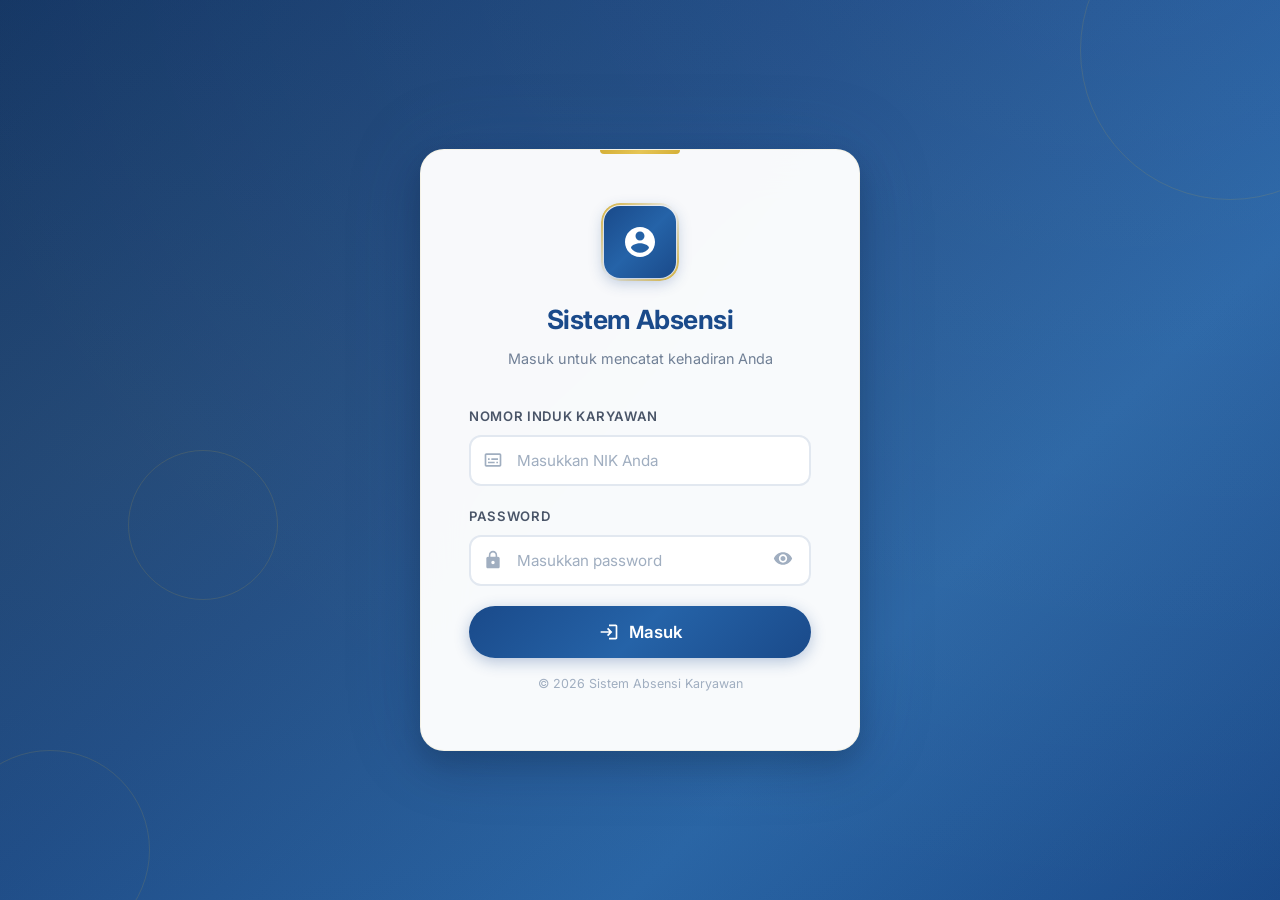
<file: index.html>
<!DOCTYPE html>
<html lang="id">
<head>
  <meta charset="UTF-8">
  <meta name="viewport" content="width=device-width, initial-scale=1.0, maximum-scale=1.0, user-scalable=no">
  <meta name="description" content="Sistem Absensi Karyawan - Login untuk mencatat kehadiran harian Anda">
  <meta name="theme-color" content="#1a4a8a">
  <title>Login - Sistem Absensi Karyawan</title>
  <link rel="stylesheet" href="css/style.css">
  <link rel="icon" type="image/svg+xml" href="data:image/svg+xml,%3Csvg xmlns='http://www.w3.org/2000/svg' viewBox='0 0 24 24' fill='%231a4a8a'%3E%3Cpath d='M12 2C6.48 2 2 6.48 2 12s4.48 10 10 10 10-4.48 10-10S17.52 2 12 2zm-2 15l-5-5 1.41-1.41L10 14.17l7.59-7.59L19 8l-9 9z'/%3E%3C/svg%3E">
</head>
<body>
  <div class="login-page" id="loginPage">
    <!-- Decorative Circles -->
    <div class="decor-circle"></div>
    <div class="decor-circle"></div>
    <div class="decor-circle"></div>

    <!-- Login Card -->
    <div class="login-card">
      <div class="login-header">
        <div class="login-logo">
          <svg viewBox="0 0 24 24">
            <path d="M12 2C6.48 2 2 6.48 2 12s4.48 10 10 10 10-4.48 10-10S17.52 2 12 2zm0 3c1.66 0 3 1.34 3 3s-1.34 3-3 3-3-1.34-3-3 1.34-3 3-3zm0 14.2c-2.5 0-4.71-1.28-6-3.22.03-1.99 4-3.08 6-3.08 1.99 0 5.97 1.09 6 3.08-1.29 1.94-3.5 3.22-6 3.22z"/>
          </svg>
        </div>
        <h1>Sistem Absensi</h1>
        <p>Masuk untuk mencatat kehadiran Anda</p>
      </div>

      <form id="loginForm" autocomplete="off">
        <div class="form-group">
          <label for="nikInput">Nomor Induk Karyawan</label>
          <div class="input-wrapper">
            <input 
              type="text" 
              id="nikInput" 
              class="form-input" 
              placeholder="Masukkan NIK Anda" 
              required 
              autocomplete="off"
              inputmode="numeric"
            >
            <svg class="input-icon" viewBox="0 0 24 24">
              <path d="M20 4H4c-1.1 0-2 .9-2 2v12c0 1.1.9 2 2 2h16c1.1 0 2-.9 2-2V6c0-1.1-.9-2-2-2zm0 14H4V6h16v12zM6 10h2v2H6v-2zm0 4h8v2H6v-2zm10 0h2v2h-2v-2zm-6-4h8v2h-8v-2z"/>
            </svg>
          </div>
        </div>

        <div class="form-group">
          <label for="passwordInput">Password</label>
          <div class="input-wrapper">
            <input 
              type="password" 
              id="passwordInput" 
              class="form-input" 
              placeholder="Masukkan password" 
              required 
              autocomplete="off"
            >
            <svg class="input-icon" viewBox="0 0 24 24">
              <path d="M18 8h-1V6c0-2.76-2.24-5-5-5S7 3.24 7 6v2H6c-1.1 0-2 .9-2 2v10c0 1.1.9 2 2 2h12c1.1 0 2-.9 2-2V10c0-1.1-.9-2-2-2zM12 17c-1.1 0-2-.9-2-2s.9-2 2-2 2 .9 2 2-.9 2-2 2zm3.1-9H8.9V6c0-1.71 1.39-3.1 3.1-3.1s3.1 1.39 3.1 3.1v2z"/>
            </svg>
            <button type="button" class="password-toggle" id="passwordToggle" aria-label="Toggle password visibility">
              <svg viewBox="0 0 24 24" id="eyeIcon">
                <path d="M12 4.5C7 4.5 2.73 7.61 1 12c1.73 4.39 6 7.5 11 7.5s9.27-3.11 11-7.5c-1.73-4.39-6-7.5-11-7.5zM12 17c-2.76 0-5-2.24-5-5s2.24-5 5-5 5 2.24 5 5-2.24 5-5 5zm0-8c-1.66 0-3 1.34-3 3s1.34 3 3 3 3-1.34 3-3-1.34-3-3-3z"/>
              </svg>
            </button>
          </div>
        </div>

        <button type="submit" class="btn btn-primary btn-lg" id="loginBtn">
          <svg viewBox="0 0 24 24">
            <path d="M11 7L9.6 8.4l2.6 2.6H2v2h10.2l-2.6 2.6L11 17l5-5-5-5zm9 12h-8v2h8c1.1 0 2-.9 2-2V5c0-1.1-.9-2-2-2h-8v2h8v14z"/>
          </svg>
          <span>Masuk</span>
        </button>
      </form>

      <p class="text-center mt-2" style="font-size: 0.78rem; color: var(--text-light);">
        &copy; 2026 Sistem Absensi Karyawan
      </p>
    </div>
  </div>

  <!-- Notification Container -->
  <div class="notification-container" id="notificationContainer"></div>

  <!-- Loading Overlay -->
  <div class="loading-overlay" id="loadingOverlay">
    <div class="loading-card">
      <div class="loading-spinner"></div>
      <p>Memproses login...</p>
      <p class="loading-sub">Mohon tunggu sebentar</p>
    </div>
  </div>

  <script src="js/api.js"></script>
  <script src="js/app.js"></script>
  <script>
    // Initialize login page
    document.addEventListener('DOMContentLoaded', () => {
      App.initLogin();
    });
  </script>
</body>
</html>
</file>
<file: css/style.css>
/* ========================================
   ABSENSI KARYAWAN - DESIGN SYSTEM
   Primary: #1a4a8a | Secondary: #d4af37
   ======================================== */

/* Google Fonts */
@import url('https://fonts.googleapis.com/css2?family=Inter:wght@300;400;500;600;700;800&display=swap');

/* CSS Variables */
:root {
  --primary: #1a4a8a;
  --primary-light: #2563a8;
  --primary-dark: #0f3366;
  --primary-gradient: linear-gradient(135deg, #1a4a8a 0%, #2563a8 50%, #1a4a8a 100%);
  --secondary: #d4af37;
  --secondary-light: #e6c555;
  --secondary-dark: #b8941f;
  --secondary-gradient: linear-gradient(135deg, #d4af37 0%, #e6c555 50%, #d4af37 100%);
  --bg-primary: #ffffff;
  --bg-secondary: #f0f4f8;
  --bg-tertiary: #e2e8f0;
  --text-primary: #1a202c;
  --text-secondary: #4a5568;
  --text-muted: #718096;
  --text-light: #a0aec0;
  --success: #38a169;
  --success-light: #c6f6d5;
  --danger: #e53e3e;
  --danger-light: #fed7d7;
  --warning: #d69e2e;
  --warning-light: #fefcbf;
  --info: #3182ce;
  --info-light: #bee3f8;
  --shadow-sm: 0 1px 3px rgba(0, 0, 0, 0.08), 0 1px 2px rgba(0, 0, 0, 0.06);
  --shadow-md: 0 4px 6px rgba(0, 0, 0, 0.07), 0 2px 4px rgba(0, 0, 0, 0.06);
  --shadow-lg: 0 10px 25px rgba(0, 0, 0, 0.1), 0 6px 10px rgba(0, 0, 0, 0.08);
  --shadow-xl: 0 20px 40px rgba(0, 0, 0, 0.12), 0 10px 20px rgba(0, 0, 0, 0.08);
  --shadow-gold: 0 4px 15px rgba(212, 175, 55, 0.3);
  --shadow-blue: 0 4px 15px rgba(26, 74, 138, 0.3);
  --radius-sm: 8px;
  --radius-md: 12px;
  --radius-lg: 16px;
  --radius-xl: 24px;
  --radius-full: 9999px;
  --transition: all 0.3s cubic-bezier(0.4, 0, 0.2, 1);
  --transition-fast: all 0.15s cubic-bezier(0.4, 0, 0.2, 1);
}

/* Reset & Base */
*,
*::before,
*::after {
  margin: 0;
  padding: 0;
  box-sizing: border-box;
}

html {
  font-size: 16px;
  scroll-behavior: smooth;
  -webkit-text-size-adjust: 100%;
}

body {
  font-family: 'Inter', -apple-system, BlinkMacSystemFont, 'Segoe UI', sans-serif;
  background: var(--bg-secondary);
  color: var(--text-primary);
  line-height: 1.6;
  min-height: 100vh;
  -webkit-font-smoothing: antialiased;
  -moz-osx-font-smoothing: grayscale;
}

/* ========================================
   LOGIN PAGE
   ======================================== */

.login-page {
  min-height: 100vh;
  display: flex;
  align-items: center;
  justify-content: center;
  background: linear-gradient(135deg, #0f3366 0%, #1a4a8a 40%, #2563a8 70%, #1a4a8a 100%);
  padding: 20px;
  position: relative;
  overflow: hidden;
}

.login-page::before {
  content: '';
  position: absolute;
  top: -50%;
  left: -50%;
  width: 200%;
  height: 200%;
  background: radial-gradient(ellipse at 30% 50%, rgba(212, 175, 55, 0.08) 0%, transparent 60%),
    radial-gradient(ellipse at 70% 20%, rgba(255, 255, 255, 0.05) 0%, transparent 50%);
  animation: bgFloat 20s ease-in-out infinite;
}

@keyframes bgFloat {

  0%,
  100% {
    transform: translate(0, 0) rotate(0deg);
  }

  25% {
    transform: translate(2%, -2%) rotate(1deg);
  }

  50% {
    transform: translate(-1%, 3%) rotate(-1deg);
  }

  75% {
    transform: translate(3%, 1%) rotate(0.5deg);
  }
}

/* Decorative Elements */
.login-page .decor-circle {
  position: absolute;
  border-radius: 50%;
  border: 1px solid rgba(212, 175, 55, 0.15);
  animation: pulse-ring 4s ease-in-out infinite;
}

.login-page .decor-circle:nth-child(1) {
  width: 300px;
  height: 300px;
  top: -100px;
  right: -100px;
  animation-delay: 0s;
}

.login-page .decor-circle:nth-child(2) {
  width: 200px;
  height: 200px;
  bottom: -50px;
  left: -50px;
  animation-delay: 1.5s;
}

.login-page .decor-circle:nth-child(3) {
  width: 150px;
  height: 150px;
  top: 50%;
  left: 10%;
  animation-delay: 3s;
}

@keyframes pulse-ring {

  0%,
  100% {
    transform: scale(1);
    opacity: 0.3;
  }

  50% {
    transform: scale(1.1);
    opacity: 0.6;
  }
}

/* Login Card */
.login-card {
  background: rgba(255, 255, 255, 0.97);
  backdrop-filter: blur(20px);
  border-radius: var(--radius-xl);
  padding: 48px 40px;
  width: 100%;
  max-width: 440px;
  box-shadow: var(--shadow-xl), 0 0 80px rgba(26, 74, 138, 0.15);
  position: relative;
  z-index: 10;
  animation: cardEntrance 0.8s cubic-bezier(0.16, 1, 0.3, 1);
  border: 1px solid rgba(212, 175, 55, 0.1);
}

@keyframes cardEntrance {
  from {
    opacity: 0;
    transform: translateY(30px) scale(0.95);
  }

  to {
    opacity: 1;
    transform: translateY(0) scale(1);
  }
}

.login-card::before {
  content: '';
  position: absolute;
  top: 0;
  left: 50%;
  transform: translateX(-50%);
  width: 80px;
  height: 4px;
  background: var(--secondary-gradient);
  border-radius: 0 0 4px 4px;
}

/* Login Header */
.login-header {
  text-align: center;
  margin-bottom: 36px;
}

.login-logo {
  width: 72px;
  height: 72px;
  background: var(--primary-gradient);
  border-radius: var(--radius-lg);
  display: flex;
  align-items: center;
  justify-content: center;
  margin: 0 auto 20px;
  box-shadow: var(--shadow-blue);
  position: relative;
}

.login-logo::after {
  content: '';
  position: absolute;
  inset: -3px;
  border-radius: calc(var(--radius-lg) + 3px);
  border: 2px solid transparent;
  background: linear-gradient(135deg, var(--secondary), transparent, var(--secondary)) border-box;
  -webkit-mask: linear-gradient(#fff 0 0) padding-box, linear-gradient(#fff 0 0);
  -webkit-mask-composite: xor;
  mask-composite: exclude;
}

.login-logo svg {
  width: 36px;
  height: 36px;
  fill: white;
}

.login-header h1 {
  font-size: 1.65rem;
  font-weight: 700;
  color: var(--primary);
  margin-bottom: 6px;
  letter-spacing: -0.02em;
}

.login-header p {
  color: var(--text-muted);
  font-size: 0.9rem;
  font-weight: 400;
}

/* Form Group */
.form-group {
  margin-bottom: 20px;
  position: relative;
}

.form-group label {
  display: block;
  font-size: 0.82rem;
  font-weight: 600;
  color: var(--text-secondary);
  margin-bottom: 8px;
  text-transform: uppercase;
  letter-spacing: 0.05em;
}

.input-wrapper {
  position: relative;
}

.input-wrapper .input-icon {
  position: absolute;
  left: 14px;
  top: 50%;
  transform: translateY(-50%);
  width: 20px;
  height: 20px;
  fill: var(--text-light);
  transition: var(--transition-fast);
  pointer-events: none;
}

.form-input {
  width: 100%;
  padding: 14px 16px 14px 46px;
  border: 2px solid var(--bg-tertiary);
  border-radius: var(--radius-md);
  font-size: 0.95rem;
  font-family: inherit;
  color: var(--text-primary);
  background: var(--bg-primary);
  transition: var(--transition);
  outline: none;
}

.form-input::placeholder {
  color: var(--text-light);
}

.form-input:focus {
  border-color: var(--primary);
  box-shadow: 0 0 0 4px rgba(26, 74, 138, 0.1);
}

.form-input:focus+.input-icon,
.form-input:focus~.input-icon {
  fill: var(--primary);
}

/* Password Toggle */
.password-toggle {
  position: absolute;
  right: 14px;
  top: 50%;
  transform: translateY(-50%);
  background: none;
  border: none;
  cursor: pointer;
  padding: 4px;
  color: var(--text-light);
  transition: var(--transition-fast);
}

.password-toggle:hover {
  color: var(--primary);
}

.password-toggle svg {
  width: 20px;
  height: 20px;
  fill: currentColor;
}

/* Buttons */
.btn {
  display: inline-flex;
  align-items: center;
  justify-content: center;
  gap: 10px;
  padding: 14px 28px;
  border: none;
  border-radius: var(--radius-full);
  font-size: 0.95rem;
  font-weight: 600;
  font-family: inherit;
  cursor: pointer;
  transition: var(--transition);
  text-decoration: none;
  position: relative;
  overflow: hidden;
}

.btn::after {
  content: '';
  position: absolute;
  inset: 0;
  background: linear-gradient(rgba(255, 255, 255, 0.2), transparent);
  opacity: 0;
  transition: var(--transition-fast);
}

.btn:hover::after {
  opacity: 1;
}

.btn:active {
  transform: scale(0.97);
}

.btn-primary {
  background: var(--primary-gradient);
  color: white;
  box-shadow: var(--shadow-blue);
  width: 100%;
}

.btn-primary:hover {
  box-shadow: 0 6px 20px rgba(26, 74, 138, 0.4);
  transform: translateY(-1px);
}

.btn-primary:active {
  transform: translateY(0) scale(0.98);
}

.btn-success {
  background: linear-gradient(135deg, var(--success) 0%, #48bb78 100%);
  color: white;
  box-shadow: 0 4px 15px rgba(56, 161, 105, 0.3);
}

.btn-success:hover {
  box-shadow: 0 6px 20px rgba(56, 161, 105, 0.4);
  transform: translateY(-1px);
}

.btn-danger {
  background: linear-gradient(135deg, var(--danger) 0%, #fc8181 100%);
  color: white;
  box-shadow: 0 4px 15px rgba(229, 62, 62, 0.3);
}

.btn-danger:hover {
  box-shadow: 0 6px 20px rgba(229, 62, 62, 0.4);
  transform: translateY(-1px);
}

.btn-secondary {
  background: var(--secondary-gradient);
  color: var(--primary-dark);
  box-shadow: var(--shadow-gold);
}

.btn-secondary:hover {
  box-shadow: 0 6px 20px rgba(212, 175, 55, 0.4);
  transform: translateY(-1px);
}

.btn-outline {
  background: transparent;
  border: 2px solid var(--bg-tertiary);
  color: var(--text-secondary);
}

.btn-outline:hover {
  border-color: var(--primary);
  color: var(--primary);
  background: rgba(26, 74, 138, 0.04);
}

.btn-green {
  background: linear-gradient(135deg, #2ecc71 0%, #27ae60 100%);
  color: white;
  box-shadow: 0 4px 15px rgba(46, 204, 113, 0.3);
}

.btn-green:hover {
  box-shadow: 0 6px 20px rgba(46, 204, 113, 0.4);
  transform: translateY(-1px);
}

.btn-red {
  background: linear-gradient(135deg, #e74c3c 0%, #c0392b 100%);
  color: white;
  box-shadow: 0 4px 15px rgba(231, 76, 60, 0.3);
}

.btn-red:hover {
  box-shadow: 0 6px 20px rgba(231, 76, 60, 0.4);
  transform: translateY(-1px);
}

.btn-lg {
  padding: 16px 32px;
  font-size: 1.05rem;
}

.btn-sm {
  padding: 10px 20px;
  font-size: 0.85rem;
}

.btn-icon {
  width: 44px;
  height: 44px;
  padding: 0;
  border-radius: var(--radius-md);
}

.btn[disabled] {
  opacity: 0.6;
  cursor: not-allowed;
  transform: none !important;
}

.btn svg {
  width: 20px;
  height: 20px;
  fill: currentColor;
  flex-shrink: 0;
}

/* ========================================
   DASHBOARD PAGE
   ======================================== */

.dashboard-page {
  min-height: 100vh;
  background: var(--bg-secondary);
}

/* Top Navigation */
.top-nav {
  background: var(--primary-gradient);
  padding: 0 24px;
  height: 64px;
  display: flex;
  align-items: center;
  justify-content: space-between;
  box-shadow: 0 2px 20px rgba(26, 74, 138, 0.3);
  position: sticky;
  top: 0;
  z-index: 100;
}

.nav-brand {
  display: flex;
  align-items: center;
  gap: 12px;
  color: white;
}

.nav-brand-icon {
  width: 36px;
  height: 36px;
  background: rgba(255, 255, 255, 0.15);
  border-radius: var(--radius-sm);
  display: flex;
  align-items: center;
  justify-content: center;
  backdrop-filter: blur(10px);
}

.nav-brand-icon svg {
  width: 20px;
  height: 20px;
  fill: var(--secondary);
}

.nav-brand h2 {
  font-size: 1.1rem;
  font-weight: 700;
  letter-spacing: -0.01em;
}

.nav-user {
  display: flex;
  align-items: center;
  gap: 16px;
}

.nav-user-info {
  text-align: right;
  display: none;
}

.nav-user-name {
  color: white;
  font-size: 0.85rem;
  font-weight: 600;
}

.nav-user-role {
  color: rgba(255, 255, 255, 0.65);
  font-size: 0.75rem;
}

.btn-logout {
  background: rgba(255, 255, 255, 0.12);
  color: white;
  border: 1px solid rgba(255, 255, 255, 0.2);
  padding: 8px 18px;
  border-radius: var(--radius-full);
  font-size: 0.82rem;
  font-weight: 500;
  cursor: pointer;
  transition: var(--transition);
  font-family: inherit;
  display: flex;
  align-items: center;
  gap: 6px;
}

.btn-logout:hover {
  background: rgba(255, 255, 255, 0.2);
  border-color: rgba(255, 255, 255, 0.35);
}

.btn-logout svg {
  width: 16px;
  height: 16px;
  fill: currentColor;
}

/* Main Content */
.main-content {
  max-width: 640px;
  margin: 0 auto;
  padding: 24px 16px 40px;
}

/* Welcome Card */
.welcome-card {
  background: white;
  border-radius: var(--radius-xl);
  padding: 28px 24px;
  box-shadow: var(--shadow-md);
  margin-bottom: 20px;
  position: relative;
  overflow: hidden;
  border: 1px solid rgba(26, 74, 138, 0.06);
}

.welcome-card::before {
  content: '';
  position: absolute;
  top: 0;
  left: 0;
  right: 0;
  height: 4px;
  background: var(--secondary-gradient);
}

.welcome-greeting {
  font-size: 0.85rem;
  color: var(--text-muted);
  margin-bottom: 4px;
}

.welcome-name {
  font-size: 1.5rem;
  font-weight: 700;
  color: var(--primary);
  margin-bottom: 4px;
  letter-spacing: -0.02em;
}

.welcome-role {
  font-size: 0.85rem;
  color: var(--text-muted);
  display: flex;
  align-items: center;
  gap: 6px;
}

.welcome-role .badge {
  background: var(--secondary-gradient);
  color: var(--primary-dark);
  padding: 3px 10px;
  border-radius: var(--radius-full);
  font-size: 0.72rem;
  font-weight: 600;
  text-transform: uppercase;
  letter-spacing: 0.04em;
}

/* Clock Card */
.clock-card {
  background: white;
  border-radius: var(--radius-xl);
  padding: 24px;
  box-shadow: var(--shadow-md);
  margin-bottom: 20px;
  text-align: center;
  border: 1px solid rgba(26, 74, 138, 0.06);
}

.clock-date {
  font-size: 0.9rem;
  color: var(--text-secondary);
  font-weight: 500;
  margin-bottom: 8px;
}

.clock-time {
  font-size: 3rem;
  font-weight: 800;
  color: var(--primary);
  letter-spacing: -0.03em;
  font-variant-numeric: tabular-nums;
  line-height: 1.1;
}

.clock-seconds {
  font-size: 1.4rem;
  color: var(--secondary);
  font-weight: 700;
}

/* Status Card */
.status-card {
  background: white;
  border-radius: var(--radius-xl);
  padding: 24px;
  box-shadow: var(--shadow-md);
  margin-bottom: 20px;
  border: 1px solid rgba(26, 74, 138, 0.06);
}

.status-card h3 {
  font-size: 0.82rem;
  text-transform: uppercase;
  letter-spacing: 0.06em;
  color: var(--text-muted);
  margin-bottom: 16px;
  font-weight: 600;
}

.status-items {
  display: grid;
  grid-template-columns: 1fr 1fr;
  gap: 12px;
}

.status-item {
  background: var(--bg-secondary);
  border-radius: var(--radius-md);
  padding: 16px;
  text-align: center;
  transition: var(--transition);
  border: 2px solid transparent;
}

.status-item.active {
  border-color: var(--success);
  background: var(--success-light);
}

.status-item.pending {
  border-color: var(--warning);
  background: var(--warning-light);
}

.status-item.inactive {
  border-color: var(--bg-tertiary);
}

.status-item-label {
  font-size: 0.78rem;
  color: var(--text-muted);
  text-transform: uppercase;
  letter-spacing: 0.04em;
  font-weight: 600;
  margin-bottom: 6px;
}

.status-item-value {
  font-size: 0.9rem;
  font-weight: 600;
  color: var(--text-primary);
}

.status-item.active .status-item-value {
  color: var(--success);
}

.status-item.pending .status-item-value {
  color: var(--warning);
}

/* Action Buttons */
.action-card {
  background: white;
  border-radius: var(--radius-xl);
  padding: 24px;
  box-shadow: var(--shadow-md);
  margin-bottom: 20px;
  border: 1px solid rgba(26, 74, 138, 0.06);
}

.action-card h3 {
  font-size: 0.82rem;
  text-transform: uppercase;
  letter-spacing: 0.06em;
  color: var(--text-muted);
  margin-bottom: 16px;
  font-weight: 600;
}

.action-buttons {
  display: grid;
  grid-template-columns: 1fr 1fr;
  gap: 12px;
}

.action-btn {
  display: flex;
  flex-direction: column;
  align-items: center;
  justify-content: center;
  gap: 10px;
  padding: 24px 16px;
  border: 2px solid var(--bg-tertiary);
  border-radius: var(--radius-lg);
  background: white;
  cursor: pointer;
  transition: var(--transition);
  text-decoration: none;
  font-family: inherit;
}

.action-btn:hover:not([disabled]) {
  transform: translateY(-2px);
  box-shadow: var(--shadow-lg);
}

.action-btn:active:not([disabled]) {
  transform: translateY(0);
}

.action-btn[disabled] {
  opacity: 0.5;
  cursor: not-allowed;
}

.action-btn-masuk {
  border-color: rgba(56, 161, 105, 0.3);
}

.action-btn-masuk:hover:not([disabled]) {
  border-color: var(--success);
  background: var(--success-light);
}

.action-btn-keluar {
  border-color: rgba(229, 62, 62, 0.3);
}

.action-btn-keluar:hover:not([disabled]) {
  border-color: var(--danger);
  background: var(--danger-light);
}

.action-btn .action-icon {
  width: 48px;
  height: 48px;
  border-radius: var(--radius-md);
  display: flex;
  align-items: center;
  justify-content: center;
}

.action-btn-masuk .action-icon {
  background: linear-gradient(135deg, var(--success) 0%, #48bb78 100%);
  box-shadow: 0 4px 12px rgba(56, 161, 105, 0.3);
}

.action-btn-keluar .action-icon {
  background: linear-gradient(135deg, var(--danger) 0%, #fc8181 100%);
  box-shadow: 0 4px 12px rgba(229, 62, 62, 0.3);
}

.action-btn .action-icon svg {
  width: 24px;
  height: 24px;
  fill: white;
}

.action-btn span {
  font-size: 0.88rem;
  font-weight: 600;
  color: var(--text-primary);
}

.action-btn[disabled] span {
  color: var(--text-light);
}

/* ========================================
   CAMERA MODAL
   ======================================== */

.modal-overlay {
  position: fixed;
  inset: 0;
  background: rgba(0, 0, 0, 0.6);
  backdrop-filter: blur(4px);
  z-index: 1000;
  display: none;
  align-items: center;
  justify-content: center;
  padding: 16px;
  animation: fadeIn 0.3s ease;
}

.modal-overlay.active {
  display: flex;
}

@keyframes fadeIn {
  from {
    opacity: 0;
  }

  to {
    opacity: 1;
  }
}

.modal {
  background: white;
  border-radius: var(--radius-xl);
  width: 100%;
  max-width: 500px;
  max-height: 90vh;
  overflow-y: auto;
  box-shadow: var(--shadow-xl);
  animation: modalSlideUp 0.4s cubic-bezier(0.16, 1, 0.3, 1);
}

@keyframes modalSlideUp {
  from {
    opacity: 0;
    transform: translateY(40px) scale(0.95);
  }

  to {
    opacity: 1;
    transform: translateY(0) scale(1);
  }
}

.modal-header {
  padding: 20px 24px;
  border-bottom: 1px solid var(--bg-tertiary);
  display: flex;
  align-items: center;
  justify-content: space-between;
}

.modal-header h3 {
  font-size: 1.1rem;
  font-weight: 700;
  color: var(--primary);
}

.modal-close {
  width: 36px;
  height: 36px;
  border-radius: var(--radius-sm);
  border: none;
  background: var(--bg-secondary);
  cursor: pointer;
  display: flex;
  align-items: center;
  justify-content: center;
  transition: var(--transition-fast);
  color: var(--text-muted);
}

.modal-close:hover {
  background: var(--danger-light);
  color: var(--danger);
}

.modal-close svg {
  width: 18px;
  height: 18px;
  fill: currentColor;
}

.modal-body {
  padding: 24px;
}

.modal-footer {
  padding: 16px 24px 24px;
  display: flex;
  gap: 12px;
}

.modal-footer .btn {
  flex: 1;
}

/* Camera Section */
.camera-section {
  margin-bottom: 20px;
}

.camera-container {
  position: relative;
  width: 100%;
  aspect-ratio: 4/3;
  background: #000;
  border-radius: var(--radius-md);
  overflow: hidden;
  margin-bottom: 12px;
}

.camera-container video {
  width: 100%;
  height: 100%;
  object-fit: cover;
  transform: scaleX(-1);
}

.camera-container canvas {
  display: none;
}

.camera-container .camera-placeholder {
  position: absolute;
  inset: 0;
  display: flex;
  flex-direction: column;
  align-items: center;
  justify-content: center;
  color: rgba(255, 255, 255, 0.5);
  gap: 8px;
}

.camera-container .camera-placeholder svg {
  width: 48px;
  height: 48px;
  fill: currentColor;
}

.camera-container .camera-placeholder span {
  font-size: 0.85rem;
}

/* Photo Preview */
.photo-preview {
  position: relative;
  width: 100%;
  aspect-ratio: 4/3;
  background: #000;
  border-radius: var(--radius-md);
  overflow: hidden;
  margin-bottom: 12px;
  display: none;
}

.photo-preview img {
  width: 100%;
  height: 100%;
  object-fit: cover;
}

.photo-preview .retake-btn {
  position: absolute;
  bottom: 12px;
  right: 12px;
  background: rgba(0, 0, 0, 0.7);
  color: white;
  border: none;
  padding: 8px 16px;
  border-radius: var(--radius-full);
  font-size: 0.82rem;
  font-weight: 500;
  cursor: pointer;
  transition: var(--transition-fast);
  font-family: inherit;
  backdrop-filter: blur(10px);
}

.photo-preview .retake-btn:hover {
  background: rgba(0, 0, 0, 0.85);
}

.camera-actions {
  display: flex;
  justify-content: center;
}

.capture-btn {
  width: 64px;
  height: 64px;
  border-radius: 50%;
  border: 4px solid var(--primary);
  background: white;
  cursor: pointer;
  position: relative;
  transition: var(--transition);
}

.capture-btn::after {
  content: '';
  position: absolute;
  inset: 6px;
  border-radius: 50%;
  background: var(--primary-gradient);
  transition: var(--transition-fast);
}

.capture-btn:hover {
  border-color: var(--secondary);
  transform: scale(1.05);
}

.capture-btn:hover::after {
  background: var(--secondary-gradient);
}

.capture-btn:active {
  transform: scale(0.95);
}

/* Location Info */
.location-info {
  background: var(--bg-secondary);
  border-radius: var(--radius-md);
  padding: 14px 16px;
  margin-bottom: 16px;
  display: flex;
  align-items: center;
  gap: 12px;
}

.location-info svg {
  width: 20px;
  height: 20px;
  fill: var(--success);
  flex-shrink: 0;
}

.location-info .location-text {
  font-size: 0.82rem;
  color: var(--text-secondary);
}

.location-info .location-text strong {
  display: block;
  color: var(--text-primary);
  font-size: 0.85rem;
  margin-bottom: 2px;
}

.location-info.error svg {
  fill: var(--danger);
}

.location-info.loading svg {
  fill: var(--warning);
  animation: spin 1s linear infinite;
}

@keyframes spin {
  from {
    transform: rotate(0deg);
  }

  to {
    transform: rotate(360deg);
  }
}

/* ========================================
   NOTIFICATIONS
   ======================================== */

.notification-container {
  position: fixed;
  top: 80px;
  right: 20px;
  z-index: 2000;
  display: flex;
  flex-direction: column;
  gap: 8px;
  max-width: 380px;
  width: calc(100% - 40px);
}

.notification {
  background: white;
  border-radius: var(--radius-md);
  padding: 16px 20px;
  box-shadow: var(--shadow-lg);
  display: flex;
  align-items: flex-start;
  gap: 12px;
  animation: notifSlideIn 0.4s cubic-bezier(0.16, 1, 0.3, 1);
  border-left: 4px solid;
  position: relative;
  overflow: hidden;
}

@keyframes notifSlideIn {
  from {
    opacity: 0;
    transform: translateX(100%);
  }

  to {
    opacity: 1;
    transform: translateX(0);
  }
}

.notification.hide {
  animation: notifSlideOut 0.3s ease forwards;
}

@keyframes notifSlideOut {
  to {
    opacity: 0;
    transform: translateX(100%);
  }
}

.notification.success {
  border-left-color: var(--success);
}

.notification.error {
  border-left-color: var(--danger);
}

.notification.warning {
  border-left-color: var(--warning);
}

.notification.info {
  border-left-color: var(--info);
}

.notification-icon {
  width: 24px;
  height: 24px;
  border-radius: 50%;
  display: flex;
  align-items: center;
  justify-content: center;
  flex-shrink: 0;
}

.notification.success .notification-icon {
  background: var(--success-light);
  color: var(--success);
}

.notification.error .notification-icon {
  background: var(--danger-light);
  color: var(--danger);
}

.stat-purple .stat-icon {
  background: #f3e8ff;
  color: #7e22ce;
}

.notification.warning .notification-icon {
  background: var(--warning-light);
  color: var(--warning);
}

.notification.info .notification-icon {
  background: var(--info-light);
  color: var(--info);
}

.notification-icon svg {
  width: 14px;
  height: 14px;
  fill: currentColor;
}

.notification-content {
  flex: 1;
}

.notification-title {
  font-size: 0.88rem;
  font-weight: 600;
  color: var(--text-primary);
  margin-bottom: 2px;
}

.notification-message {
  font-size: 0.82rem;
  color: var(--text-muted);
  line-height: 1.4;
}

.notification-close {
  background: none;
  border: none;
  cursor: pointer;
  color: var(--text-light);
  padding: 2px;
  transition: var(--transition-fast);
  flex-shrink: 0;
}

.notification-close:hover {
  color: var(--text-primary);
}

.notification-close svg {
  width: 16px;
  height: 16px;
  fill: currentColor;
}

.notification-progress {
  position: absolute;
  bottom: 0;
  left: 0;
  height: 3px;
  border-radius: 0 3px 0 0;
  animation: notifProgress 4s linear forwards;
}

.notification.success .notification-progress {
  background: var(--success);
}

.notification.error .notification-progress {
  background: var(--danger);
}

.notification.warning .notification-progress {
  background: var(--warning);
}

.notification.info .notification-progress {
  background: var(--info);
}

@keyframes notifProgress {
  from {
    width: 100%;
  }

  to {
    width: 0%;
  }
}

/* ========================================
   LOADING OVERLAY
   ======================================== */

.loading-overlay {
  position: fixed;
  inset: 0;
  background: rgba(0, 0, 0, 0.5);
  backdrop-filter: blur(4px);
  z-index: 3000;
  display: none;
  align-items: center;
  justify-content: center;
}

.loading-overlay.active {
  display: flex;
}

.loading-card {
  background: white;
  border-radius: var(--radius-xl);
  padding: 40px 48px;
  text-align: center;
  box-shadow: var(--shadow-xl);
  animation: modalSlideUp 0.4s cubic-bezier(0.16, 1, 0.3, 1);
}

.loading-spinner {
  width: 56px;
  height: 56px;
  border: 4px solid var(--bg-tertiary);
  border-top-color: var(--primary);
  border-right-color: var(--secondary);
  border-radius: 50%;
  animation: spin 0.8s linear infinite;
  margin: 0 auto 16px;
}

.loading-card p {
  font-size: 0.95rem;
  color: var(--text-secondary);
  font-weight: 500;
}

.loading-card .loading-sub {
  font-size: 0.82rem;
  color: var(--text-muted);
  margin-top: 4px;
}

/* ========================================
   RESPONSIVE
   ======================================== */

@media (min-width: 480px) {
  .nav-user-info {
    display: block;
  }
}

@media (min-width: 640px) {
  .login-card {
    padding: 56px 48px;
  }

  .main-content {
    padding: 32px 24px 48px;
  }
}

@media (max-width: 380px) {
  .login-card {
    padding: 36px 24px;
  }

  .clock-time {
    font-size: 2.4rem;
  }

  .action-buttons {
    grid-template-columns: 1fr;
  }

  .status-items {
    grid-template-columns: 1fr;
  }
}

/* ========================================
   UTILITIES
   ======================================== */

.text-center {
  text-align: center;
}

.text-left {
  text-align: left;
}

.text-right {
  text-align: right;
}

.mt-1 {
  margin-top: 8px;
}

.mt-2 {
  margin-top: 16px;
}

.mt-3 {
  margin-top: 24px;
}

.mb-1 {
  margin-bottom: 8px;
}

.mb-2 {
  margin-bottom: 16px;
}

.mb-3 {
  margin-bottom: 24px;
}

.hidden {
  display: none !important;
}

.visible {
  display: block !important;
}

/* ========================================
   ADMIN PANEL
   ======================================== */

.admin-page {
  display: flex;
  min-height: 100vh;
  background: var(--bg-secondary);
}

/* Sidebar */
.admin-sidebar {
  width: 260px;
  background: var(--primary-dark);
  color: white;
  display: flex;
  flex-direction: column;
  position: fixed;
  top: 0;
  left: 0;
  bottom: 0;
  z-index: 200;
  transition: transform 0.3s cubic-bezier(0.4, 0, 0.2, 1);
}

.sidebar-header {
  padding: 24px 20px;
  display: flex;
  align-items: center;
  gap: 14px;
  border-bottom: 1px solid rgba(255, 255, 255, 0.08);
}

.sidebar-logo {
  width: 42px;
  height: 42px;
  background: var(--secondary-gradient);
  border-radius: var(--radius-md);
  display: flex;
  align-items: center;
  justify-content: center;
  flex-shrink: 0;
}

.sidebar-logo svg {
  width: 22px;
  height: 22px;
  fill: var(--primary-dark);
}

.sidebar-brand h2 {
  font-size: 1.05rem;
  font-weight: 700;
  letter-spacing: -0.01em;
}

.sidebar-brand span {
  font-size: 0.72rem;
  color: rgba(255, 255, 255, 0.5);
  text-transform: uppercase;
  letter-spacing: 0.06em;
}

.sidebar-nav {
  flex: 1;
  padding: 16px 12px;
  display: flex;
  flex-direction: column;
  gap: 4px;
}

.sidebar-link {
  display: flex;
  align-items: center;
  gap: 12px;
  padding: 12px 16px;
  border-radius: var(--radius-md);
  color: rgba(255, 255, 255, 0.65);
  font-size: 0.88rem;
  font-weight: 500;
  cursor: pointer;
  transition: var(--transition-fast);
  border: none;
  background: none;
  width: 100%;
  text-align: left;
  font-family: inherit;
}

.sidebar-link svg {
  width: 20px;
  height: 20px;
  fill: currentColor;
  flex-shrink: 0;
}

.sidebar-link:hover {
  background: rgba(255, 255, 255, 0.08);
  color: white;
}

.sidebar-link.active {
  background: rgba(212, 175, 55, 0.15);
  color: var(--secondary);
}

.sidebar-footer {
  padding: 12px;
  border-top: 1px solid rgba(255, 255, 255, 0.08);
}

.sidebar-footer .sidebar-link {
  color: rgba(255, 255, 255, 0.45);
}

.sidebar-footer .sidebar-link:hover {
  color: var(--danger-light);
  background: rgba(229, 62, 62, 0.1);
}

/* Mobile Topbar */
.admin-topbar {
  display: none;
  position: fixed;
  top: 0;
  left: 0;
  right: 0;
  height: 60px;
  background: var(--primary-gradient);
  z-index: 150;
  align-items: center;
  padding: 0 16px;
  gap: 12px;
  box-shadow: 0 2px 12px rgba(26, 74, 138, 0.3);
}

.admin-topbar h2 {
  flex: 1;
  font-size: 1rem;
  font-weight: 700;
  color: white;
}

.topbar-toggle {
  width: 40px;
  height: 40px;
  background: rgba(255, 255, 255, 0.12);
  border: none;
  border-radius: var(--radius-sm);
  cursor: pointer;
  display: flex;
  align-items: center;
  justify-content: center;
  color: white;
}

.topbar-toggle svg {
  width: 22px;
  height: 22px;
  fill: currentColor;
}

.topbar-user {
  color: rgba(255, 255, 255, 0.8);
  font-size: 0.82rem;
  font-weight: 500;
}

.sidebar-overlay {
  display: none;
  position: fixed;
  inset: 0;
  background: rgba(0, 0, 0, 0.5);
  z-index: 190;
}

.sidebar-overlay.active {
  display: block;
}

/* Admin Main Content */
.admin-main {
  flex: 1;
  margin-left: 260px;
  padding: 32px;
  min-height: 100vh;
}

.admin-content {
  display: none;
  animation: fadeIn 0.3s ease;
}

.admin-content.active {
  display: block;
}

/* Page Header */
.page-header {
  margin-bottom: 28px;
}

.page-header h1 {
  font-size: 1.6rem;
  font-weight: 800;
  color: var(--primary);
  letter-spacing: -0.02em;
  margin-bottom: 4px;
}

.page-header p {
  color: var(--text-muted);
  font-size: 0.88rem;
}

/* Page Actions */
.page-actions {
  display: flex;
  gap: 10px;
  margin-bottom: 20px;
  flex-wrap: wrap;
}

/* Stat Grid */
.stat-grid {
  display: grid;
  grid-template-columns: repeat(4, 1fr);
  gap: 16px;
  margin-bottom: 24px;
}

.stat-card {
  background: white;
  border-radius: var(--radius-lg);
  padding: 22px;
  display: flex;
  align-items: center;
  gap: 16px;
  box-shadow: var(--shadow-sm);
  border: 1px solid rgba(0, 0, 0, 0.04);
  transition: var(--transition);
}

.stat-card:hover {
  transform: translateY(-2px);
  box-shadow: var(--shadow-md);
}

.stat-icon {
  width: 48px;
  height: 48px;
  border-radius: var(--radius-md);
  display: flex;
  align-items: center;
  justify-content: center;
  flex-shrink: 0;
}

.stat-icon svg {
  width: 24px;
  height: 24px;
  fill: white;
}

.stat-blue .stat-icon {
  background: linear-gradient(135deg, #3182ce, #63b3ed);
}

.stat-green .stat-icon {
  background: linear-gradient(135deg, #38a169, #68d391);
}

.stat-orange .stat-icon {
  background: linear-gradient(135deg, #d69e2e, #f6e05e);
}

.stat-red .stat-icon {
  background: linear-gradient(135deg, #e53e3e, #fc8181);
}

.stat-info {
  display: flex;
  flex-direction: column;
}

.stat-value {
  font-size: 1.65rem;
  font-weight: 800;
  color: var(--text-primary);
  line-height: 1.1;
  letter-spacing: -0.02em;
}

.stat-label {
  font-size: 0.78rem;
  color: var(--text-muted);
  font-weight: 500;
  margin-top: 4px;
}

/* Admin Cards */
.admin-card {
  background: white;
  border-radius: var(--radius-lg);
  box-shadow: var(--shadow-sm);
  border: 1px solid rgba(0, 0, 0, 0.04);
  overflow: hidden;
}

.card-header {
  padding: 18px 24px;
  border-bottom: 1px solid var(--bg-tertiary);
  display: flex;
  align-items: center;
  justify-content: space-between;
}

.card-header h3 {
  font-size: 1rem;
  font-weight: 700;
  color: var(--text-primary);
}

.record-count {
  font-size: 0.82rem;
  color: var(--text-muted);
  background: var(--bg-secondary);
  padding: 4px 12px;
  border-radius: var(--radius-full);
  font-weight: 500;
}

.card-body {
  padding: 0;
}

/* Tables */
.table-responsive {
  overflow-x: auto;
}

.admin-table {
  width: 100%;
  border-collapse: collapse;
  font-size: 0.88rem;
}

.admin-table thead th {
  padding: 14px 18px;
  text-align: left;
  font-size: 0.75rem;
  font-weight: 700;
  text-transform: uppercase;
  letter-spacing: 0.06em;
  color: var(--text-muted);
  background: var(--bg-secondary);
  border-bottom: 2px solid var(--bg-tertiary);
  white-space: nowrap;
}

.admin-table tbody td {
  padding: 14px 18px;
  border-bottom: 1px solid var(--bg-secondary);
  color: var(--text-secondary);
  vertical-align: middle;
}

.admin-table tbody tr:hover {
  background: rgba(26, 74, 138, 0.02);
}

.admin-table tbody tr:last-child td {
  border-bottom: none;
}

.table-empty {
  text-align: center !important;
  color: var(--text-light) !important;
  padding: 40px 18px !important;
  font-style: italic;
}

/* Table Badges */
.table-badge {
  display: inline-block;
  padding: 4px 12px;
  border-radius: var(--radius-full);
  font-size: 0.75rem;
  font-weight: 600;
  text-transform: capitalize;
}

.table-img-mini {
  width: 36px;
  height: 36px;
  border-radius: 50%;
  object-fit: cover;
  border: 2px solid white;
  box-shadow: 0 2px 5px rgba(0,0,0,0.1);
  background: var(--bg-tertiary);
}

.table-img-mini-empty {
  width: 36px;
  height: 36px;
  border-radius: 50%;
  background: var(--primary-light);
  color: var(--primary);
  display: flex;
  align-items: center;
  justify-content: center;
  font-weight: 700;
  font-size: 0.9rem;
  border: 2px solid white;
  box-shadow: 0 2px 5px rgba(0,0,0,0.1);
}

.badge-success {
  background: var(--success-light);
  color: var(--success);
}

.badge-danger {
  background: var(--danger-light);
  color: var(--danger);
}

.badge-warning {
  background: var(--warning-light);
  color: var(--warning);
}

.badge-info {
  background: var(--info-light);
  color: var(--info);
}

/* Table Action Buttons */
.table-actions {
  display: flex;
  gap: 6px;
}

.btn-table {
  width: 34px;
  height: 34px;
  border-radius: var(--radius-sm);
  border: none;
  cursor: pointer;
  display: flex;
  align-items: center;
  justify-content: center;
  transition: var(--transition-fast);
}

.btn-table svg {
  width: 16px;
  height: 16px;
  fill: currentColor;
}

.btn-table-edit {
  background: var(--info-light);
  color: var(--info);
}

.btn-table-edit:hover {
  background: var(--info);
  color: white;
}

.btn-table-delete {
  background: var(--danger-light);
  color: var(--danger);
}

.btn-table-delete:hover {
  background: var(--danger);
  color: white;
}

.btn-table-view {
  background: var(--success-light);
  color: var(--success);
}

.btn-table-view:hover {
  background: var(--success);
  color: white;
}

.btn-table-id {
  background: rgba(168, 85, 247, 0.1);
  color: rgb(168, 85, 247);
}

.btn-table-id:hover {
  background: rgb(168, 85, 247);
  color: white;
}

/* Filter Row */
.filter-row {
  display: flex;
  gap: 16px;
  flex-wrap: wrap;
  align-items: flex-end;
  padding: 4px 0;
}

.filter-group {
  display: flex;
  flex-direction: column;
  gap: 6px;
  flex: 1;
  min-width: 160px;
}

.filter-group label {
  font-size: 0.78rem;
  font-weight: 600;
  color: var(--text-muted);
  text-transform: uppercase;
  letter-spacing: 0.04em;
}

.filter-input {
  padding: 10px 14px !important;
  font-size: 0.88rem !important;
}

.filter-actions {
  flex-direction: row !important;
  align-items: flex-end;
  gap: 8px;
  min-width: auto;
}

/* Admin Responsive */
@media (max-width: 1024px) {
  .stat-grid {
    grid-template-columns: repeat(2, 1fr);
  }
}

@media (max-width: 768px) {
  .admin-sidebar {
    transform: translateX(-100%);
  }

  .admin-sidebar.open {
    transform: translateX(0);
  }

  .admin-topbar {
    display: flex;
  }

  .admin-main {
    margin-left: 0;
    padding: 76px 16px 32px;
  }

  .stat-grid {
    grid-template-columns: 1fr 1fr;
    gap: 12px;
  }

  .stat-card {
    padding: 16px;
  }

  .stat-value {
    font-size: 1.3rem;
  }

  .page-header h1 {
    font-size: 1.3rem;
  }

  .filter-row {
    flex-direction: column;
  }

  .filter-group {
    width: 100%;
  }

  .admin-table {
    font-size: 0.82rem;
  }

  .admin-table thead th,
  .admin-table tbody td {
    padding: 10px 12px;
  }
}

@media (max-width: 480px) {
  .stat-grid {
    grid-template-columns: 1fr;
  }

  .page-actions {
    flex-direction: column;
  }

  .page-actions .btn {
    width: 100%;
  }
}

/* Scrollbar */
::-webkit-scrollbar {
  width: 6px;
}

::-webkit-scrollbar-track {
  background: var(--bg-secondary);
}

::-webkit-scrollbar-thumb {
  background: var(--text-light);
  border-radius: 3px;
}

::-webkit-scrollbar-thumb:hover {
  background: var(--text-muted);
}

/* ========================================
   ADVANCED SCHEDULE UI
   ======================================== */

.tabs-container {
  border: 1px solid var(--bg-tertiary);
  border-radius: var(--radius-md);
  overflow: hidden;
  margin-top: 10px;
}

.tabs-header {
  display: flex;
  background: var(--bg-secondary);
  border-bottom: 1px solid var(--bg-tertiary);
}

.tab-link {
  flex: 1;
  padding: 12px;
  border: none;
  background: none;
  font-family: inherit;
  font-size: 0.85rem;
  font-weight: 600;
  color: var(--text-muted);
  cursor: pointer;
  transition: var(--transition);
}

.tab-link.active {
  background: white;
  color: var(--primary);
  border-bottom: 2px solid var(--primary);
}

.tab-content {
  display: none;
  padding: 20px;
}

.tab-content.active {
  display: block;
}

.weekly-grid {
  display: grid;
  grid-template-columns: repeat(auto-fill, minmax(120px, 1fr));
  gap: 12px;
  margin-bottom: 20px;
}

.table-sm {
  font-size: 0.8rem;
}

.table-sm th, .table-sm td {
  padding: 8px 12px !important;
}

@media (max-width: 600px) {
  .weekly-grid {
    grid-template-columns: 1fr 1fr;
  }
}
</file>
